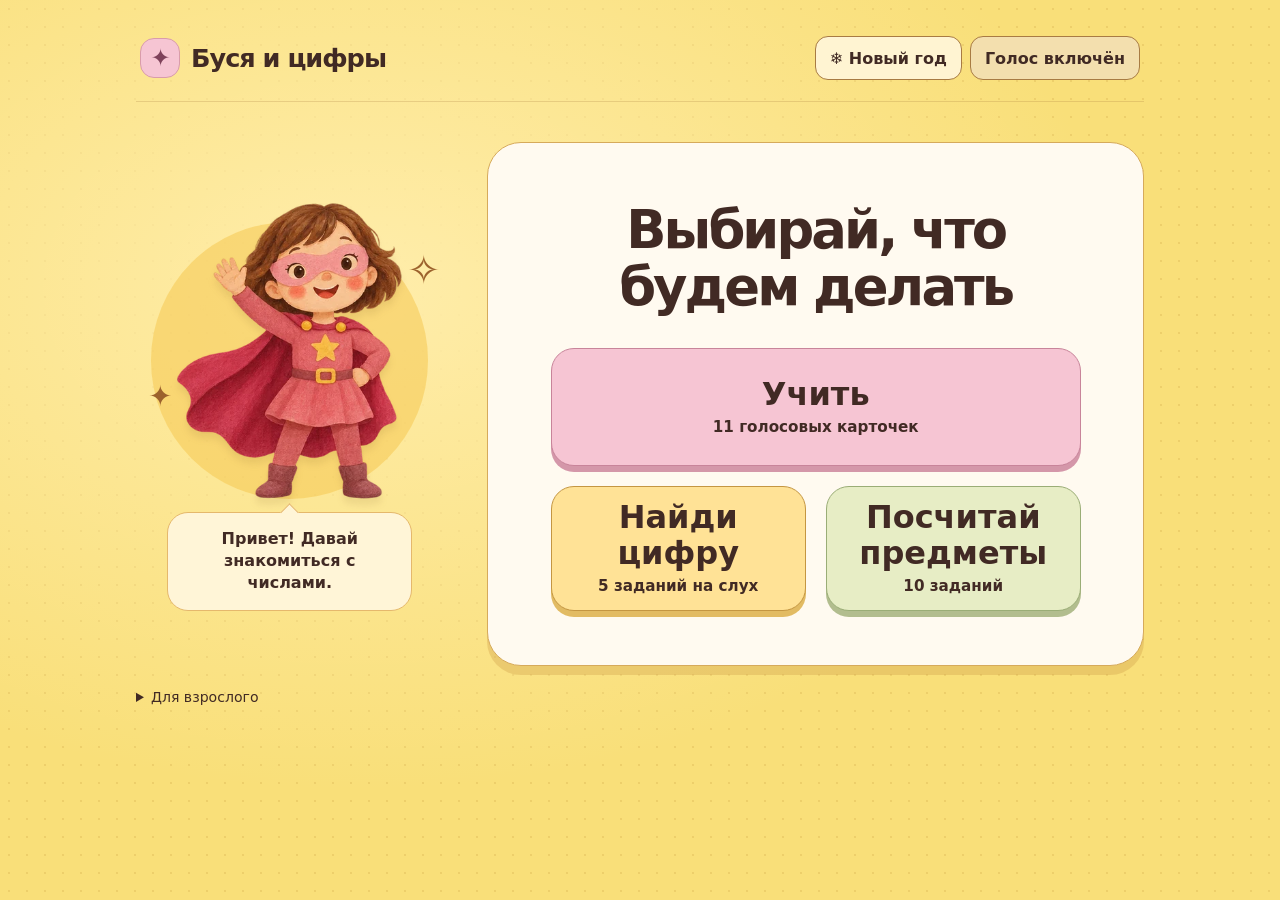
<file: index.html>
<!doctype html>
<html lang="ru">
<head>
  <meta charset="utf-8">
  <meta name="viewport" content="width=device-width, initial-scale=1">
  <meta name="theme-color" content="#f9df79">
  <title>Буся и цифры</title>
  <link rel="stylesheet" href="styles.css?v=20261121-voice-fix">
  <link rel="stylesheet" href="learning.css?v=20261121-voice-fix">
  <script src="curriculum.js?v=20261121-voice-fix" defer></script>
  <script src="music.js?v=20261121-voice-fix" defer></script>
  <script src="voice.js?v=20261121-voice-fix" defer></script>
  <script src="writing.js?v=20261121-voice-fix" defer></script>
  <script src="learning.js?v=20261121-voice-fix" defer></script>
  <script src="prizes.js?v=20261121-voice-fix" defer></script>
  <script src="game.js?v=20261121-voice-fix" defer></script>
</head>
<body>
  <div class="snowfall" id="snowfall" aria-hidden="true" hidden></div>
  <main class="game">
    <header class="header">
      <div class="wordmark"><span class="emblem" aria-hidden="true">✦</span> Буся и цифры</div>
      <div class="header-controls">
        <button class="menu-button" id="theme-button" type="button"><span aria-hidden="true">❄</span> Новый год</button>
        <button class="menu-button" id="music-button" type="button" aria-pressed="false" hidden>Музыка</button>
        <button class="menu-button" id="voice-button" type="button" aria-pressed="true">Голос включён</button>
        <button class="menu-button" id="menu-button" type="button" hidden>В меню</button>
      </div>
    </header>

    <div class="layout">
      <aside class="companion" aria-label="Супергероиня Буся">
        <span class="sparkle sparkle-left" aria-hidden="true">✦</span>
        <span class="sparkle sparkle-right" aria-hidden="true">✧</span>
        <img class="hero" src="assets/busya.webp" alt="" width="450" height="450">
        <p class="speech" id="speech"></p>
      </aside>

      <section class="board" aria-labelledby="question">
        <p id="browser-launch-note">Если меню не появилось, откройте игру в браузере. Для автономной игры скачайте demo.html и откройте его в Chrome, Edge, Firefox или Safari.</p>
        <ol class="progress" id="progress" aria-label="Задания" hidden></ol>
        <h1 id="question" tabindex="-1"></h1>
        <div class="modes" id="modes" hidden>
          <button type="button" id="learn-button">Учить<span>11 голосовых карточек</span></button>
          <button type="button" id="find-button">Найди цифру<span>5 заданий на слух</span></button>
          <button type="button" id="test-button">Посчитай предметы<span>10 заданий</span></button>
        </div>
        <div id="activity-tools" class="activity-tools" hidden></div>
        <div id="activity" class="activity" hidden></div>
        <div class="fruit-tray" id="fruit-tray" role="group" aria-label="Предметы для счёта" hidden></div>
        <div class="answers" id="answers" role="group" aria-label="Выбери число" hidden></div>
        <p class="feedback" id="feedback" role="status" aria-atomic="true" hidden></p>
        <div class="voice-line">
          <p id="voice-caption" aria-live="polite"></p>
          <button class="menu-button" id="repeat-voice" type="button" hidden>Повторить голос</button>
          <p id="voice-status" class="voice-status" role="status" hidden>Звук не запустился. Можно попробовать снова или продолжить без звука.</p>
        </div>
        <button class="action" id="action" type="button" hidden>Дальше</button>
      </section>
    </div>
    <details class="adult-settings">
      <summary>Для взрослого</summary>
      <p>Голос Буси сгенерирован нейросетью. Голос и музыку можно включать отдельно.</p>
    </details>
  </main>
</body>
</html>
</file>
<file: styles.css>
:root {
  color-scheme: light;
  font-family: 'Trebuchet MS', 'Noto Sans', system-ui, sans-serif;
  color: #412a24;
  background: #f9df79;
  font-synthesis: none;
  --ink: #412a24;
  --pink: #f6c5d3;
  --pink-shadow: #d497a9;
  --cream: #fffaf0;
}

* { box-sizing: border-box; }
[hidden] { display: none !important; }
body {
  margin: 0;
  min-height: 100vh;
  background:
    radial-gradient(ellipse at 28% 32%, #ffedab 0%, transparent 58%),
    radial-gradient(#ad781e28 1px, transparent 1px) 0 0 / 18px 18px,
    #f9df79;
}
button { font: inherit; color: inherit; }
button:focus-visible { outline: 3px solid #6f365d; outline-offset: 4px; }
h1:focus { outline: none; }

.game { max-width: 1080px; margin-inline: auto; padding: 36px 36px 46px; }
.header { display: flex; align-items: center; justify-content: space-between; gap: 18px; padding: 0 4px 21px; border-bottom: 1px solid #9a6e3538; }
.header-controls { display: flex; flex-wrap: wrap; gap: 8px; justify-content: flex-end; }
.wordmark { display: flex; align-items: center; gap: 11px; font-weight: 800; font-size: clamp(1.2rem, 3vw, 1.6rem); letter-spacing: -.04em; }
.emblem { display: grid; place-items: center; width: 40px; height: 40px; border: 1px solid #d99caa; border-radius: 14px; background: var(--pink); color: #7f425b; font-size: 1.5rem; }
.menu-button { min-height: 44px; padding: 6px 14px; border: 1px solid #a87b43; border-radius: 13px; background: #fff4d2; cursor: pointer; font-weight: 800; }
.menu-button:hover { background: var(--cream); }
.progress { display: flex; justify-content: center; gap: 8px; list-style: none; margin: 0 0 19px; padding: 0; }
.progress li { display: grid; place-items: center; width: 26px; height: 26px; border-radius: 50%; border: 1px solid #95642f79; background: #fff5cb; color: #655437; font-size: .75rem; font-weight: 800; }
.progress [aria-current="step"] { background: #874766; color: white; border-color: #874766; }
.progress .done { background: #e4ecc7; color: #47552a; border-color: #748149; }

.layout { display: grid; grid-template-columns: .74fr 1.58fr; gap: 44px; align-items: center; margin-top: 40px; }
.companion { position: relative; display: grid; justify-items: center; align-content: center; isolation: isolate; }
.companion::before { content: ""; position: absolute; width: 90%; aspect-ratio: 1; border-radius: 50%; background: #f6c852; opacity: .55; top: 6%; z-index: -1; }
.hero { display: block; width: 100%; height: auto; aspect-ratio: 1; object-fit: contain; filter: drop-shadow(0 7px 3px #835d261c); }
.sparkle { position: absolute; color: #9c622d; font-size: 1.8rem; pointer-events: none; }
.sparkle-left { left: 4%; top: 44%; }
.sparkle-right { right: 1%; top: 12%; font-size: 2.5rem; }
.speech { position: relative; margin: 7px 0 0; max-width: 245px; padding: 15px 20px; border: 1px solid #e5b86c; border-radius: 21px; background: #fff5d7; text-align: center; line-height: 1.4; font-size: 1rem; font-weight: 700; }
.speech::before { content: ""; position: absolute; background: inherit; width: 12px; height: 12px; left: calc(50% - 7px); top: -7px; border: solid #e5b86c; border-width: 1px 0 0 1px; transform: rotate(45deg); }

.board { min-width: 0; min-height: 524px; padding: 33px clamp(16px, 4vw, 46px) 24px; border: 1px solid #d6aa5b; border-radius: 34px; background: var(--cream); box-shadow: 0 9px 0 #cd9b4657; text-align: center; }
h1 { margin: 0 0 23px; font-size: clamp(2rem, 5vw, 3.3rem); font-weight: 850; line-height: 1.08; letter-spacing: -.055em; }
.board:has(.modes:not([hidden])) { display: grid; align-content: center; }
.modes { display: grid; grid-template-columns: 1fr 1fr; gap: 20px; margin: 10px auto 5px; width: min(100%, 470px); }
.modes button { min-height: 128px; padding: 13px 8px; border: 1px solid #c8849a; border-radius: 23px; background: var(--pink); box-shadow: 0 6px 0 var(--pink-shadow); font-size: clamp(1.55rem, 4vw, 2.4rem); font-weight: 850; cursor: pointer; }
.modes button:hover { background: #f9d5df; }
.modes button:nth-child(2) { border-color: #c49642; background: #ffe296; box-shadow: 0 6px 0 #e2bb63; }
.modes button:nth-child(2):hover { background: #ffecb9; }
.modes span { display: block; margin-top: 5px; font-size: .95rem; line-height: 1.3; }
.fruit-tray { display: grid; place-items: center; min-height: 215px; border-radius: 23px; background: #ffe8a7; padding: 16px 10px; }
.fruit-grid { display: flex; flex-wrap: wrap; justify-content: center; width: min(100%, 294px); }
.fruit-grid--wide { width: min(100%, 418px); }
.fruit { width: 33.333%; display: grid; place-items: center; aspect-ratio: 1.06; border-radius: 50%; }
.fruit-grid--wide .fruit { width: 20%; }
.fruit img { display: block; width: 83%; height: auto; aspect-ratio: 1; object-fit: contain; transform: rotate(var(--tilt, 0deg)); }
.fruit.lit { background: #fff6d3; outline: 3px solid #a65c3d; outline-offset: -4px; }
.lesson-tray { grid-template-columns: minmax(75px, .55fr) minmax(0, 1.45fr); gap: 12px; }
.lesson-numeral { display: grid; padding-inline: 4px; color: #79445b; font-weight: 850; }
.lesson-numeral strong { font-size: clamp(3.1rem, 9vw, 6.5rem); line-height: 1; letter-spacing: -.07em; }
.lesson-numeral span { margin-top: 7px; font-size: clamp(.93rem, 3.5vw, 1.35rem); }
.answers { display: flex; justify-content: center; gap: clamp(10px, 3vw, 20px); margin-top: 25px; }
.choice, .action { border: 1px solid #c8849a; border-radius: 19px; background: var(--pink); box-shadow: 0 5px 0 var(--pink-shadow); cursor: pointer; font-weight: 800; }
.choice { width: clamp(63px, 11vw, 108px); min-height: 72px; font-size: 2.25rem; line-height: 1; }
.choice:enabled:hover { background: #f9d5df; }
.choice:enabled:active, .action:active { transform: translateY(3px); }
.choice:enabled:active { box-shadow: 0 2px 0 var(--pink-shadow); }
.choice:disabled { cursor: default; }
.choice.wrong { background: #f6e6e5; box-shadow: 0 4px 0 #dec0be; }
.choice.correct { background: #e0ebbb; border-color: #718449; box-shadow: 0 5px 0 #a7b87a; }
.feedback { min-height: 1.5em; margin: 16px 0 8px; font-size: 1rem; font-weight: 700; line-height: 1.5; }
.action { min-height: 47px; padding: 7px 21px; border-radius: 15px; font-size: 1rem; background: #dce9b3; border-color: #75844e; box-shadow: 0 5px 0 #a6b876; color: #354027; }
.action:hover { background: #e7f0c8; }
.action:active { box-shadow: 0 2px 0 #a6b876; }
.lesson-tray ~ .action, .reward-tray ~ .action { margin-top: 19px; }

.reward-tray { padding: 0; overflow: hidden; }
.scene { position: relative; width: 100%; min-height: 260px; aspect-ratio: 1.72; overflow: hidden; isolation: isolate; }
.scene--flight { background: linear-gradient(155deg, #a9d6dc, #f3f5dc 72%, #ffedb7); }
.scene--balloon { background: radial-gradient(ellipse at 48% 105%, #ffd58d, transparent 76%), linear-gradient(#4e547f, #8a72a0 59%, #d8939b); }
.scene-sky { position: absolute; inset: 0; }
.cloud { position: absolute; display: block; width: 26%; height: 12%; border-radius: 70% 60% 80% 55%; background: #fff9e8; opacity: .8; }
.cloud::before, .cloud::after { content: ""; position: absolute; bottom: 24%; background: inherit; height: 150%; border-radius: 50%; }
.cloud::before { width: 44%; left: 20%; }
.cloud::after { width: 31%; left: 55%; height: 115%; }
.cloud--1 { left: 9%; top: 29%; }
.cloud--2 { left: 66%; top: 19%; transform: scale(.7); }
.cloud--3 { left: 65%; top: 82%; transform: scale(1.3); }
.scene--flight .scene-sky { animation: drift-clouds 7s ease-out both; }
.scene--balloon .cloud { opacity: .23; }
.scene-cast { position: absolute; z-index: 1; }
.scene-cast img { display: block; width: 100%; height: auto; }
.scene--flight .scene-cast { width: 63%; left: 19%; top: 48%; transform: translateY(-50%); animation: dragon-flight 6.5s ease-in-out both; }
.scene--balloon .scene-cast { inset: 7% 22%; animation: balloon-rise 6s ease-out both; }
.scene--balloon .scene-cast img { height: 100%; object-fit: contain; }
.scene-stars { position: absolute; z-index: 2; inset: 0; pointer-events: none; }
.scene-star { position: absolute; top: 45%; left: 48%; color: #fff3ab; text-shadow: 0 0 12px #ffbd57, 0 2px 2px #b76e55; font-size: clamp(1.25rem, 4vw, 2.25rem); transform: rotate(calc(var(--index) * 60deg)) translateX(clamp(65px, 16vw, 136px)) rotate(calc(var(--index) * -60deg)); animation: star-burst 1.65s ease-out backwards; animation-delay: calc(2s + var(--index) * .16s); }

@keyframes drift-clouds { from { transform: translateX(12%); } to { transform: translateX(-8%); } }
@keyframes dragon-flight {
  0% { transform: translate(-124%, 20%) scale(.55) rotate(-8deg); }
  29% { transform: translate(-25%, -63%) scale(.92) rotate(-9deg); }
  58% { transform: translate(21%, -42%) rotate(5deg); }
  80% { transform: translate(7%, -62%) rotate(-4deg); }
  100% { transform: translateY(-50%); }
}
@keyframes balloon-rise {
  from { transform: translate(-18%, 110%) rotate(-9deg); }
  66% { transform: translate(3%, -6%) rotate(3deg); }
  to { transform: translate(0) rotate(0); }
}
@keyframes star-burst {
  0% { opacity: 0; transform: rotate(calc(var(--index) * 60deg)) translateX(0) scale(.3); }
  26% { opacity: 1; }
  100% { opacity: 1; }
}

[data-theme="winter"] {
  color: #243c31;
  background: #12392f;
  --cream: #f5f6e9;
  --pink: #f0c5c8;
  --pink-shadow: #c28d9b;
}
[data-theme="winter"] body {
  background: radial-gradient(ellipse at 26% 31%, #386451 0%, transparent 65%), linear-gradient(155deg, #1b4a3e, #112e29);
}
[data-theme="winter"] .game { position: relative; }
[data-theme="winter"] .header { border-color: #bad5b35c; }
[data-theme="winter"] .wordmark { color: #fff7dc; }
[data-theme="winter"] .emblem { background: #f4d69f; border-color: #ddaf62; color: #4b4d36; }
[data-theme="winter"] .menu-button { background: #e8efd7; border-color: #98ad8c; }
[data-theme="winter"] .menu-button:hover { background: #f5f6e9; }
[data-theme="winter"] .menu-button[aria-pressed="true"] { background: #bee0c3; }
[data-theme="winter"] .companion::before { background: #75a684; opacity: .62; }
[data-theme="winter"] .sparkle { color: #ffdfa1; }
[data-theme="winter"] .speech { background: #ecf2da; border-color: #9cbd9b; }
[data-theme="winter"] .speech::before { border-color: #9cbd9b; }
[data-theme="winter"] .board { border-color: #8fb296; box-shadow: 0 9px 0 #071b166e; }
[data-theme="winter"] .fruit-tray { background: #dce9ce; }
[data-theme="winter"] .fruit.lit { background: #ffefc5; outline-color: #995b2d; }
[data-theme="winter"] .modes button:nth-child(2) { background: #d8e9bd; border-color: #8fa773; box-shadow: 0 6px 0 #a7bd8e; }
[data-theme="winter"] .modes button:nth-child(2):hover { background: #e4efce; }
[data-theme="winter"] .lesson-numeral { color: #285b45; }
[data-theme="winter"] .progress li:not([aria-current]):not(.done) { background: #e6eed8; border-color: #8da486; color: #365345; }
[data-theme="winter"] .winter-ribbon .fruit { position: relative; }
[data-theme="winter"] .winter-ribbon .fruit::after {
  content: "";
  position: absolute;
  top: 39%;
  right: 19%;
  width: 20%;
  height: 12%;
  background: #b5435d;
  clip-path: polygon(0 0, 50% 34%, 100% 0, 92% 100%, 50% 66%, 8% 100%);
  transform: rotate(15deg);
}

.snowfall { position: fixed; inset: 0; overflow: hidden; pointer-events: none; --fall: 106vh; }
.snowfall span {
  position: absolute;
  left: var(--x);
  top: -12px;
  width: var(--size);
  height: var(--size);
  border-radius: 50%;
  background: #f5fff5;
  opacity: .69;
  animation: falling-snow var(--time) linear var(--delay) infinite;
}
.snowfall span:nth-child(3n) { opacity: .37; }
.scene-snow { position: absolute; z-index: 3; --fall: 360px; }
@keyframes falling-snow { to { transform: translate(32px, var(--fall)); } }

.scene--winter-flight { background: radial-gradient(circle at 76% 22%, #fff8d3 0 7%, transparent 8%), linear-gradient(155deg, #416b7a, #b6d7d1 75%); }
.scene--winter-tree { background: radial-gradient(ellipse at 48% 58%, #527b72, transparent 77%), linear-gradient(#152e3c, #315e53); }
.winter-landscape { overflow: hidden; }
.winter-landscape::after {
  content: "";
  position: absolute;
  inset: auto -20% -27% -20%;
  height: 51%;
  border-radius: 51% 70% 0 0;
  background: #e3efe8;
  box-shadow: 105px -15px 0 #cadfd8, -73px -13px 0 #d5e8df;
}
.forest-tree { position: absolute; bottom: 14%; left: calc(var(--tree) * 15% - 4%); width: 17%; height: var(--height); background: linear-gradient(#b9d5c6, #38664f); clip-path: polygon(50% 0,70% 33%,61% 33%,83% 64%,71% 62%,100% 94%,56% 94%,56% 100%,44% 100%,44% 94%,0 94%,29% 62%,17% 64%,39% 33%,30% 33%); }
.scene--winter-flight .winter-landscape { animation: winter-forest 18s ease-in-out both; }
.scene--winter-flight .scene-cast { width: 59%; left: 20%; top: 43%; transform: translateY(-50%); animation: sleigh-flight 18s ease-in-out both; }
.scene--winter-tree .scene-cast { inset: 5% 22% 4%; animation: tree-reveal 22s ease-in-out both; }
.scene--winter-tree .scene-cast img { height: 100%; object-fit: contain; }
.scene--winter-tree .scene-star { animation: winter-lights 3.6s ease-in-out 4 backwards; animation-delay: calc(5s + var(--index) * .42s); }
@keyframes winter-forest {
  0%, 100% { transform: scale(1.04); }
  43% { transform: translateX(-5%) scale(1.14); }
  78% { transform: translateX(4%) scale(1.1); }
}
@keyframes sleigh-flight {
  0% { transform: translate(-35%, 28%) scale(.62) rotate(-9deg); }
  23% { transform: translate(-12%, -40%) scale(.81) rotate(-11deg); }
  44% { transform: translate(38%, -63%) scale(.98) rotate(4deg); }
  62% { transform: translate(12%, -29%) scale(1.03) rotate(8deg); }
  83% { transform: translate(-12%, -58%) scale(.95) rotate(-7deg); }
  100% { transform: translateY(-50%); }
}
@keyframes tree-reveal {
  0% { transform: translateY(15%) scale(.77); filter: brightness(.79); }
  28% { transform: translateY(2%) scale(.96); filter: brightness(.94); }
  46% { transform: translateY(-2%) scale(1.03); filter: brightness(1.21) drop-shadow(0 0 12px #ffcf7aab); }
  75% { transform: scale(1.02); filter: brightness(1.06) drop-shadow(0 0 6px #ffcf7a7a); }
  100% { transform: none; filter: none; }
}
@keyframes winter-lights {
  0% { opacity: .06; }
  52% { opacity: 1; }
  100% { opacity: .22; }
}

@media (prefers-reduced-motion: reduce) {
  .scene *, .snowfall span { animation: none !important; }
  .snowfall span { top: var(--y); }
}

@media (max-width: 680px) {
  .game { max-width: 520px; padding: 15px 14px 32px; }
  .header { padding: 0 0 12px; gap: 8px; }
  .header:has(#music-button:not([hidden])) { flex-wrap: wrap; }
  .header-controls { gap: 5px; }
  .header-controls .menu-button { padding-inline: 9px; font-size: .86rem; }
  .wordmark { gap: 6px; }
  .emblem { width: 32px; height: 32px; border-radius: 11px; font-size: 1.15rem; }
  .progress { gap: 3px; margin-bottom: 12px; }
  .progress li { width: clamp(19px, 6vw, 23px); height: clamp(19px, 6vw, 23px); }
  .layout { grid-template-columns: 1fr; gap: 10px; margin-top: 8px; }
  .companion { grid-template-columns: 82px minmax(0, 245px); justify-content: center; align-items: center; gap: 14px; }
  .companion::before, .sparkle { display: none; }
  .speech { margin: 0; padding: 8px 11px; border-radius: 14px; text-align: left; font-size: .95rem; }
  .speech::before { left: -6px; top: calc(50% - 5px); width: 9px; height: 9px; transform: rotate(-45deg); }
  .board { padding-top: 20px; min-height: 432px; border-radius: 25px; }
  h1 { margin-bottom: 13px; }
  .modes { gap: 11px; }
  .modes button { min-height: 104px; border-radius: 17px; }
  .fruit-tray { min-height: 161px; padding-block: 9px; }
  .fruit-grid { width: min(100%, 221px); }
  .fruit-grid--wide { width: min(100%, 325px); }
  .lesson-tray { gap: 4px; }
  .answers { margin-top: 17px; }
  .choice { min-height: 58px; font-size: 1.9rem; border-radius: 15px; }
  .reward-tray { padding: 0; }
  .scene { min-height: 190px; }
}
</file>
<file: learning.css>
.header-controls { align-items: center; }
#voice-button[aria-pressed="true"] { background: #f3dfae; }
[data-theme="winter"] #voice-button[aria-pressed="true"] { background: #d8e9bd; }

.modes {
  width: min(100%, 530px);
  grid-template-columns: 1fr 1fr;
}
.modes button {
  min-height: 118px;
  padding: 13px 10px;
  line-height: 1.12;
  font-size: clamp(1.27rem, 3.5vw, 2rem);
}
.modes #learn-button { grid-column: 1 / -1; }
.modes #test-button { background: #e7edc5; border-color: #9aad76; box-shadow: 0 6px 0 #b2bd8e; }
.modes #test-button:hover { background: #f1f5d9; }
[data-theme="winter"] .modes #test-button { background: #f1dbad; border-color: #c8a768; box-shadow: 0 6px 0 #d7bc87; }

.activity-tools, .lesson-tabs, .writing-controls {
  display: flex;
  flex-wrap: wrap;
  justify-content: center;
  gap: 7px;
}
.activity-tools { margin-bottom: 19px; }
.activity-tools .menu-button, .writing-controls .menu-button {
  min-height: 44px;
  padding: 6px 10px;
  font-size: .92rem;
}
.lesson-tabs [aria-pressed="true"], .writing-controls [aria-pressed="true"] {
  background: #e9c1d2;
  border-color: #aa708e;
}
[data-theme="winter"] .lesson-tabs [aria-pressed="true"],
[data-theme="winter"] .writing-controls [aria-pressed="true"] { background: #c2dbc0; border-color: #648564; }
.writing-controls .menu-button:disabled { opacity: .6; cursor: default; }

.lesson-picker {
  display: grid;
  grid-template-columns: repeat(4, minmax(0, 1fr));
  gap: 13px;
  margin: 26px auto 10px;
  max-width: 455px;
}
.lesson-choice {
  position: relative;
  min-height: 66px;
  border: 1px solid #c891a6;
  border-radius: 18px;
  background: #f8d8e2;
  box-shadow: 0 4px 0 #dfabbf;
  font-size: clamp(1.65rem, 5vw, 2.35rem);
  font-weight: 850;
  cursor: pointer;
}
.lesson-choice:hover { background: #ffe9ef; }
.lesson-choice.studied {
  background: #dfedb9;
  color: #3b5c3e;
  box-shadow: 0 4px 0 #a2b77b;
  border-color: #8eaa76;
}
.lesson-choice.studied::after {
  content: '✓';
  position: absolute;
  right: 8px;
  top: 4px;
  font-size: .9rem;
}
.lesson-basket {
  width: min(100%, 425px);
  min-height: 158px;
  display: grid;
  align-items: center;
  justify-items: center;
  position: relative;
  isolation: isolate;
  padding: 4px 5px 19px;
}
.lesson-basket::before {
  content: "";
  position: absolute;
  z-index: -1;
  inset: 41% 0 2%;
  border: 1px solid #be8d55;
  border-top: 5px solid #bf905a;
  border-radius: 13px 13px 40px 40px;
  background: repeating-linear-gradient(86deg, #edc58d, #edc58d 10px, #e8b981 10px, #e8b981 14px);
}
.empty-basket {
  align-self: end;
  margin-bottom: 8px;
  padding: 3px 9px;
  color: #4d3425;
  font-weight: 800;
}
.quantity-tray .fruit:not(.revealed) { visibility: hidden; }
.quantity-tray .fruit.revealed img { animation: lesson-pop .26s ease-out both; }
@keyframes lesson-pop { from { opacity: 0; transform: translateY(9px) scale(.83); } to { opacity: 1; transform: none; } }

.writing-panel {
  display: grid;
  align-items: center;
  grid-template-columns: minmax(58px, .41fr) minmax(0, 1.59fr);
  border-radius: 22px;
  background: #ffe8ad;
  gap: 8px;
  padding: 9px;
}
[data-theme="winter"] .writing-panel { background: #dce9ce; }
.writing-canvas {
  display: block;
  width: 100%;
  height: clamp(166px, 32vw, 250px);
  border: 1px solid #c47697;
  border-radius: 15px;
  background: repeating-linear-gradient(0deg, #fffafb 0 25px, #f3e4ec 25px 26px);
  touch-action: none;
  cursor: crosshair;
}
.writing-controls { margin-top: 12px; align-items: center; }
.writing-result { font-size: .92rem; font-weight: 800; }

.recognition-levels {
  display: grid;
  width: min(100%, 345px);
  margin: 20px auto;
  gap: 10px;
}
.recognition-levels .menu-button { min-height: 53px; font-size: 1.12rem; }
.recognition-activity:empty, .recognition-activity:not(:has(.recognition-sample:not([hidden]))) { display: none; }
.recognition-answers { margin: 19px 0 0; }
.recognition-answers .choice {
  width: clamp(70px, 15vw, 122px);
  min-height: 94px;
  font-size: clamp(2.5rem, 6vw, 4.5rem);
}
.recognition-sample { color: #31694f; font-size: 3rem; line-height: 1; }
.choice.hinted-choice { outline: 4px solid #46825a; outline-offset: 4px; }
.result-dragon { display: block; width: min(63%, 210px); max-height: 200px; object-fit: contain; margin: 0 auto; }

.voice-line {
  display: flex;
  flex-wrap: wrap;
  justify-content: center;
  align-items: center;
  gap: 8px 14px;
  margin-top: 12px;
}
.voice-line:has(button[hidden]) { display: none; }
.voice-line p { margin: 0; font-weight: 750; }
.voice-line .voice-status { width: 100%; color: #85314d; font-size: .92rem; }
.voice-line .menu-button { padding-inline: 10px; font-size: .9rem; }
.voice-line + .action { margin-top: 14px; }
.adult-settings { margin-top: 23px; font-size: .88rem; }
.adult-settings summary { cursor: pointer; width: fit-content; }
.adult-settings p { max-width: 44ch; }
[data-theme="winter"] .adult-settings { color: #edf2d7; }

.prize-scene {
  background: radial-gradient(circle at 77% 16%, #fff8d6, transparent 27%), linear-gradient(150deg, #9bcfda, #f6f0c5 69%);
}
[data-theme="winter"] .prize-scene {
  background: radial-gradient(circle at 73% 29%, #f8d99955, transparent 36%), linear-gradient(145deg, #20394d, #6a9c97 84%);
}
.prize-horizon {
  position: absolute;
  inset: 69% -15% -28%;
  border-radius: 47% 62% 0 0;
  background: #9cc58e;
  box-shadow: 160px -18px 0 #c2d5a3, -145px -10px 0 #b1d3a2;
}
[data-theme="winter"] .prize-horizon { background: #d9e9e4; box-shadow: 160px -18px 0 #b4d1d2, -145px -10px 0 #c5dfe0; }
.prize-cast {
  position: absolute;
  inset: 8% 14%;
  width: 72%;
  height: 84%;
  object-fit: contain;
  filter: drop-shadow(0 8px 6px #182b302b);
}
.prize--float .prize-cast { animation: prize-float var(--duration) ease-out both; }
.prize--glow .prize-cast { animation: prize-glow var(--duration) ease-out both; }
.prize--jump .prize-cast { animation: prize-jump var(--duration) ease-out both; }
.prize--fly .prize-cast { animation: prize-fly var(--duration) ease-in-out both; }
.prize--fly .prize-horizon { animation: prize-parallax var(--duration) ease-in-out both; }
.prize-particle {
  position: absolute;
  left: var(--x);
  top: var(--y);
  color: #fff5b1;
  text-shadow: 0 0 7px #fff5bfbb;
  font-size: clamp(12px, 3vw, 26px);
  opacity: .8;
  animation: prize-particle var(--duration) calc(var(--i) * 65ms) ease-out both;
}
.prize-particle:nth-child(3n) { color: #f9a9ab; }
[data-theme="winter"] .prize-particle:nth-child(3n) { color: #f1fafe; }
.prize-prop {
  position: absolute;
  width: 10%;
  height: 16%;
  object-fit: contain;
  top: 9%;
  left: 68%;
  opacity: 0;
  animation: prize-drop var(--duration) ease-in both;
}
.prize--cookie-gift .prize-prop { left: 52%; transform-origin: 80% 70%; }
.prize--garland-gift .prize-particle:nth-child(4n + 1) { color: #a6e7cd; }
.prize--garland-gift .prize-particle:nth-child(4n + 2) { color: #baddff; }

.scene--waiting *, .scene--waiting::before, .scene--waiting::after { animation-play-state: paused !important; }
.scene--waiting .prize-particle, .scene--waiting .prize-prop { visibility: hidden; }
@keyframes prize-float { 0% { transform: translateY(9%); } 45% { transform: translateY(-7%) rotate(-5deg); } 100% { transform: none; } }
@keyframes prize-glow { 0% { transform: scale(.87); opacity: .64; } 55% { transform: scale(1.04); filter: drop-shadow(0 0 10px #ffe290); } 100% { transform: none; } }
@keyframes prize-jump { 0% { transform: translateY(10%) scale(.94); } 46% { transform: translateY(-7%) rotate(-3deg); } 70% { transform: translateY(3%); } 100% { transform: none; } }
@keyframes prize-fly { 0% { transform: translate(-36%, 12%) scale(.76); } 38% { transform: translate(6%, -5%) rotate(-5deg); } 66% { transform: translate(21%, -8%) rotate(4deg); } 100% { transform: none; } }
@keyframes prize-parallax { from { transform: translateX(7%); } to { transform: translateX(-8%); } }
@keyframes prize-particle { 0% { opacity: 0; transform: translateY(38px) scale(.4); } 36% { opacity: 1; } 100% { opacity: .27; transform: translateY(-29px) rotate(22deg); } }
@keyframes prize-drop { 0% { opacity: 0; transform: translateY(-75%) rotate(-32deg); } 18% { opacity: 1; } 63% { opacity: .95; } 75%, 100% { opacity: 0; transform: translateY(235%) rotate(35deg) scale(.55); } }

@media (max-width: 680px) {
  .header { flex-wrap: wrap; }
  .header-controls { justify-content: flex-start; }
  .modes button { min-height: 85px; }
  .activity-tools, .lesson-tabs { gap: 5px; }
  .activity-tools .menu-button, .writing-controls .menu-button { padding-inline: 7px; font-size: .82rem; }
  .lesson-picker { gap: 8px; }
  .lesson-choice { min-height: 55px; border-radius: 13px; }
  .lesson-basket { min-height: 125px; }
  .recognition-answers .choice { min-height: 71px; }
}
@media (prefers-reduced-motion: reduce) {
  .quantity-tray .fruit.revealed img { animation: none; }
}
</file>
